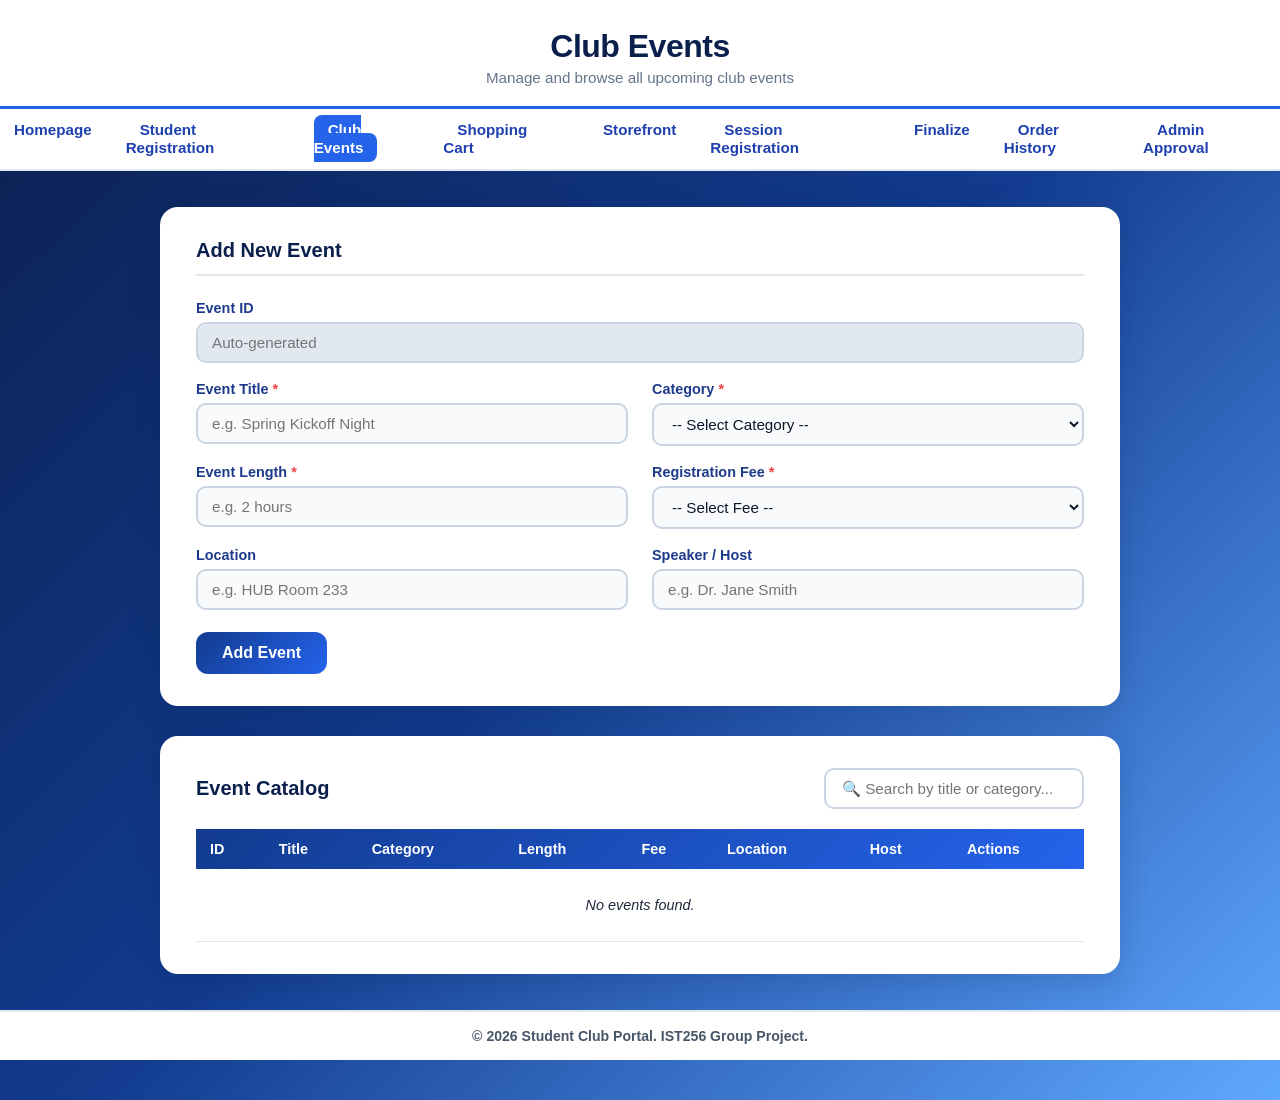
<file: Events.html>
<!DOCTYPE html>
<html lang="en">
<head>
    <title>Club Events</title>
    <link rel="stylesheet" href="Eventstyle.css">
    <script src="https://code.jquery.com/jquery-3.7.1.min.js"></script>
</head>
<body>

    <header>
        <h1>Club Events</h1>
        <p>Manage and browse all upcoming club events</p>
    </header>

    <nav class="topnav">
        <ul>
            <li><a href="Homepage.html">Homepage</a></li>
            <li><a href="Registration.html">Student Registration</a></li>
            <li><a class="active" href="Events.html">Club Events</a></li>
            <li><a href="Shoppingcart.html">Shopping Cart</a></li>
            <li><a href="Storefront.html">Storefront</a></li>
            <li><a href="conference-registration.html">Session Registration</a></li>
            <li><a href="Finalize.html">Finalize</a></li>
            <li><a href="OrderHistory.html">Order History</a></li>
            <li><a href="Approval.html">Admin Approval</a></li>
        </ul>
    </nav>

    <main>

        <div class="card form-card">
            <h2 id="formTitle">Add New Event</h2>

            <div class="form-grid">
                
                <div class="form-group full-width">
                    <label for="eventId">Event ID</label>
                    <input type="text" id="eventId" placeholder="Auto-generated" readonly>
                </div>

                <div class="form-group">
                    <label for="eventTitle">Event Title <span class="req">*</span></label>
                    <input type="text" id="eventTitle" placeholder="e.g. Spring Kickoff Night">
                </div>

                <div class="form-group">
                    <label for="eventCategory">Category <span class="req">*</span></label>
                    <select id="eventCategory">
                        <option value="">-- Select Category --</option>
                        <option value="Social Event">Social Event</option>
                        <option value="Workshop">Workshop</option>
                        <option value="Meeting">Meeting</option>
                        <option value="Fundraiser">Fundraiser</option>
                        <option value="Competition">Competition</option>
                        <option value="Other">Other</option>
                    </select>
                </div>

                <div class="form-group">
                    <label for="eventDuration">Event Length <span class="req">*</span></label>
                    <input type="text" id="eventDuration" placeholder="e.g. 2 hours">
                </div>

                <div class="form-group">
                    <label for="eventFee">Registration Fee <span class="req">*</span></label>
                    <select id="eventFee">
                        <option value="">-- Select Fee --</option>
                        <option value="Free">Free</option>
                        <option value="Members Only">Members Only</option>
                        <option value="Paid">Paid</option>
                    </select>
                </div>

                <div class="form-group">
                    <label for="eventLocation">Location</label>
                    <input type="text" id="eventLocation" placeholder="e.g. HUB Room 233">
                </div>

                <div class="form-group">
                    <label for="eventHost">Speaker / Host</label>
                    <input type="text" id="eventHost" placeholder="e.g. Dr. Jane Smith">
                </div>
            </div>

            <div id="formError" class="error-msg" style="display:none;"></div>
            <div id="formSuccess" class="success-msg" style="display:none;"></div>

            <div class="btn-row">
                <button id="submitBtn" onclick="saveEvent()">Add Event</button>
                <button id="cancelBtn" onclick="cancelEdit()" style="display:none;">Cancel</button>
            </div>
        </div>

        <div class="card table-card">
            <div class="table-header">
                <h2>Event Catalog</h2>
                <input type="text" id="searchInput" placeholder="🔍 Search by title or category...">
            </div>

            <div class="table-wrap">
                <table id="eventsTable">
                    <thead>
                        <tr>
                            <th>ID</th>
                            <th>Title</th>
                            <th>Category</th>
                            <th>Length</th>
                            <th>Fee</th>
                            <th>Location</th>
                            <th>Host</th>
                            <th>Actions</th>
                        </tr>
                    </thead>
                    <tbody id="eventsTableBody">
                        <tr><td colspan="8" class="empty-msg">No events added yet.</td></tr>
                    </tbody>
                </table>
            </div>
        </div>

    </main>

    <footer>
        <p><strong>© 2026 Student Club Portal. IST256 Group Project.</strong></p>
    </footer>

    <script src="Events.js"></script>
</body>
</html>
</file>
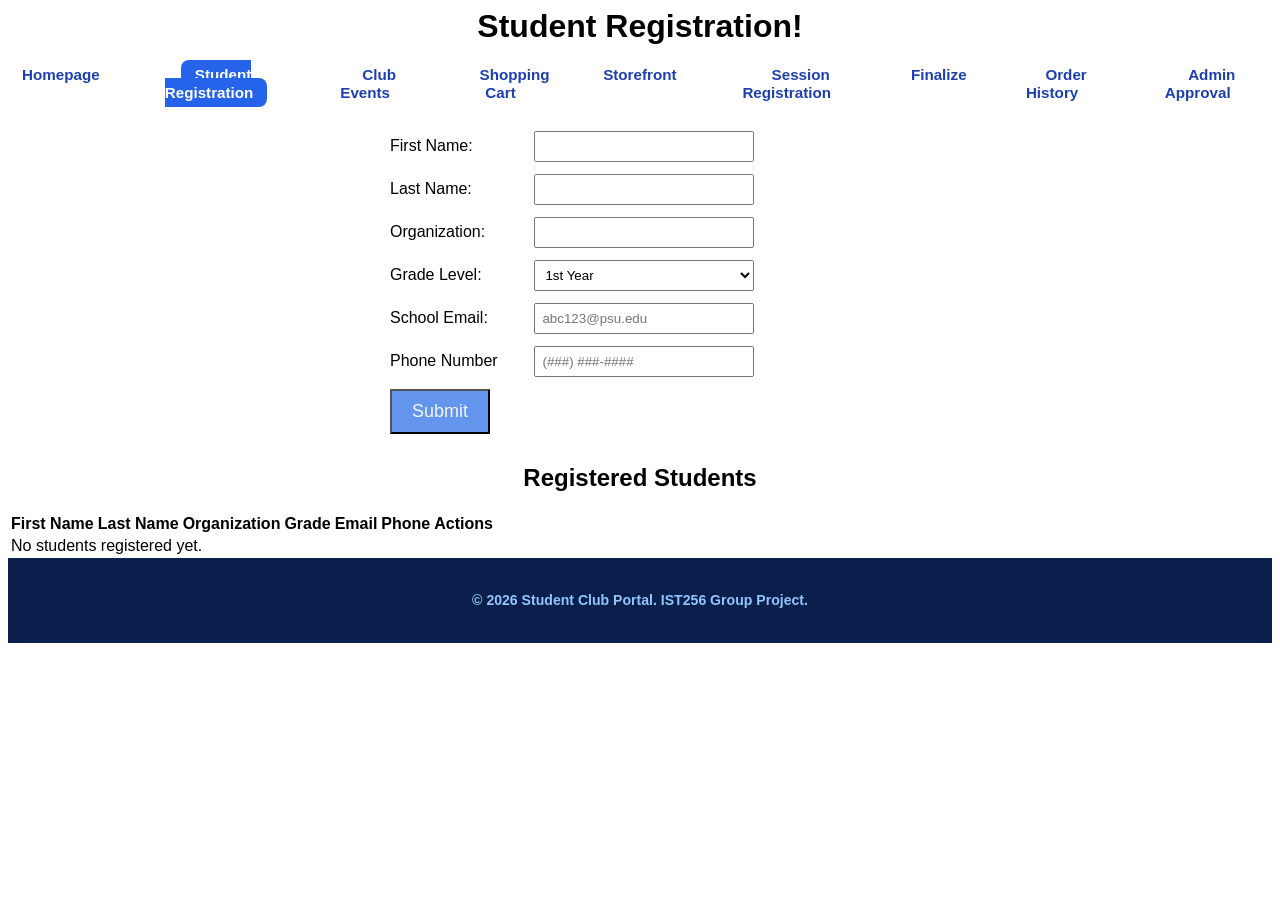
<file: Registration.html>
<html lang="en">
<head>
    <title>Student Registration</title>
    <link rel="stylesheet" href="Regstyle.css">
</head>

<body>
    <header>
        <h1>Student Registration!</h1>
    </header>

    <nav class="topnav">
        <ul>
            <li><a href="Homepage.html">Homepage</a></li>
            <li><a class="active" href="Registration.html">Student Registration</a></li>
            <li><a href="Events.html">Club Events</a></li>
            <li><a href="Shoppingcart.html">Shopping Cart</a></li>
            <li><a href="Storefront.html">Storefront</a></li>
            <li><a href="conference-registration.html">Session Registration</a></li>
            <li><a href="Finalize.html">Finalize</a></li>
            <li><a href="OrderHistory.html">Order History</a></li>
            <li><a href="Approval.html">Admin Approval</a></li>
        </ul>
    </nav>

    <form id="registrationForm">
        <div>
            <label for="firstName">First Name: </label>
            <input type="text" name="firstName" id="firstName" required>
        </div>
        <div>
            <label for="lastName">Last Name: </label>
            <input type="text" name="lastName" id="lastName" required>
        </div>
        <div>
            <label for="org">Organization: </label>
            <input type="text" name="org" id="org" required>
        </div>
        <div>
            <label for="grade">Grade Level: </label>
            <select name="grade" id="grade" required>
                <option value="yearOne">1st Year</option>
                <option value="yearTwo">2nd Year</option>
                <option value="yearThree">3rd Year</option>
                <option value="yearFour">4th Year</option>
                <option value="yearPlus">5+ Year</option>
            </select>
        </div>
        <div>
            <label for="email">School Email: </label>
            <input type="email" id="email" placeholder="abc123@psu.edu" required>
        </div>
        <div>
            <label for="phone">Phone Number</label>
            <input type="tel" id="phone" placeholder="(###) ###-####">
        </div>
        <div>
            <button type="submit">Submit</button>
        </div>
    </form>

    <div class="table-wrap">
        <h2>Registered Students</h2>
        <table id="studentTable">
            <thead>
                <tr>
                    <th>First Name</th>
                    <th>Last Name</th>
                    <th>Organization</th>
                    <th>Grade</th>
                    <th>Email</th>
                    <th>Phone</th>
                    <th>Actions</th>
                </tr>
            </thead>
            <tbody id="studentTableBody">
                <tr><td colspan="7">No students registered yet.</td></tr>
            </tbody>
        </table>
    </div>

<footer>
    <p><strong>© 2026 Student Club Portal. IST256 Group Project.</strong></p>
</footer>

<script src="Registration.js"></script>
</body>

</html>
</file>
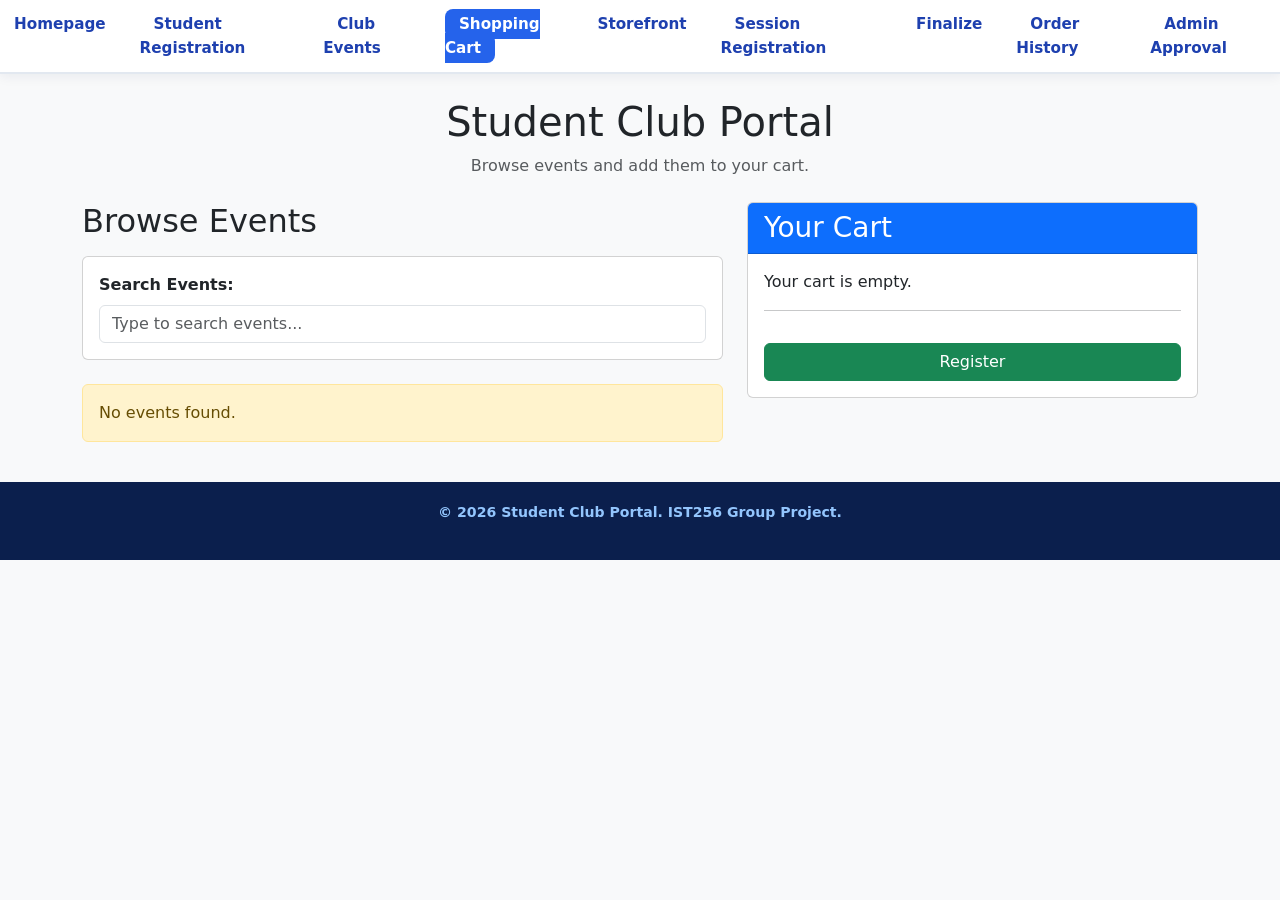
<file: Shoppingcart.html>
<!DOCTYPE html>
<html lang="en">

<head>

    <meta charset="UTF-8">
    <meta name="viewport" content="width=device-width, initial-scale=1.0">
    <title>Student Club Portal - Registration Cart</title>

    <link rel="stylesheet" href="Shoppingcart.css">
    <link href="https://cdn.jsdelivr.net/npm/bootstrap@5.3.3/dist/css/bootstrap.min.css" rel="stylesheet">
    <script src="https://code.jquery.com/jquery-3.7.1.min.js"></script>

</head>
<body class="bg-light">
    <nav class="topnav">
        <ul>
            <li><a href="Homepage.html">Homepage</a></li>
            <li><a href="Registration.html">Student Registration</a></li>
            <li><a href="Events.html">Club Events</a></li>
            <li><a class="active" href="Shoppingcart.html">Shopping Cart</a></li>
            <li><a href="Storefront.html">Storefront</a></li>
            <li><a href="conference-registration.html">Session Registration</a></li>
            <li><a href="Finalize.html">Finalize</a></li>
            <li><a href="OrderHistory.html">Order History</a></li>
            <li><a href="Approval.html">Admin Approval</a></li>
        </ul>
    </nav>

<div class="container py-4">
    <h1 class="text-center mb-2">Student Club Portal</h1>
    <p class="text-center text-muted mb-4">Browse events and add them to your cart.</p>

    <div class="row">
        <div class="col-md-7">
            <h2 class="mb-3">Browse Events</h2>
            <div class="card p-3 mb-4">
                <label for="search" class="form-label"><strong>Search Events:</strong></label>
                <input type="text" id="search" class="form-control" placeholder="Type to search events...">
            </div>
            <div id="eventList"></div>
        </div>

        <div class="col-md-5">
            <div class="card">
                <div class="card-header bg-primary text-white">
                    <h2 class="h3 mb-0">Your Cart</h2>
                </div>
                <div class="card-body">
                    <div id="cartItems"></div>
                    <hr>
                    <button id="checkoutBtn" class="btn btn-success w-100 mt-3">Register</button>
                </div>
            </div>
        </div>
    </div>
</div>

    <footer>
        <p><strong>© 2026 Student Club Portal. IST256 Group Project.</strong></p>
    </footer>

    <script src="Cart.js"></script>
    
</body>
</html>
</file>
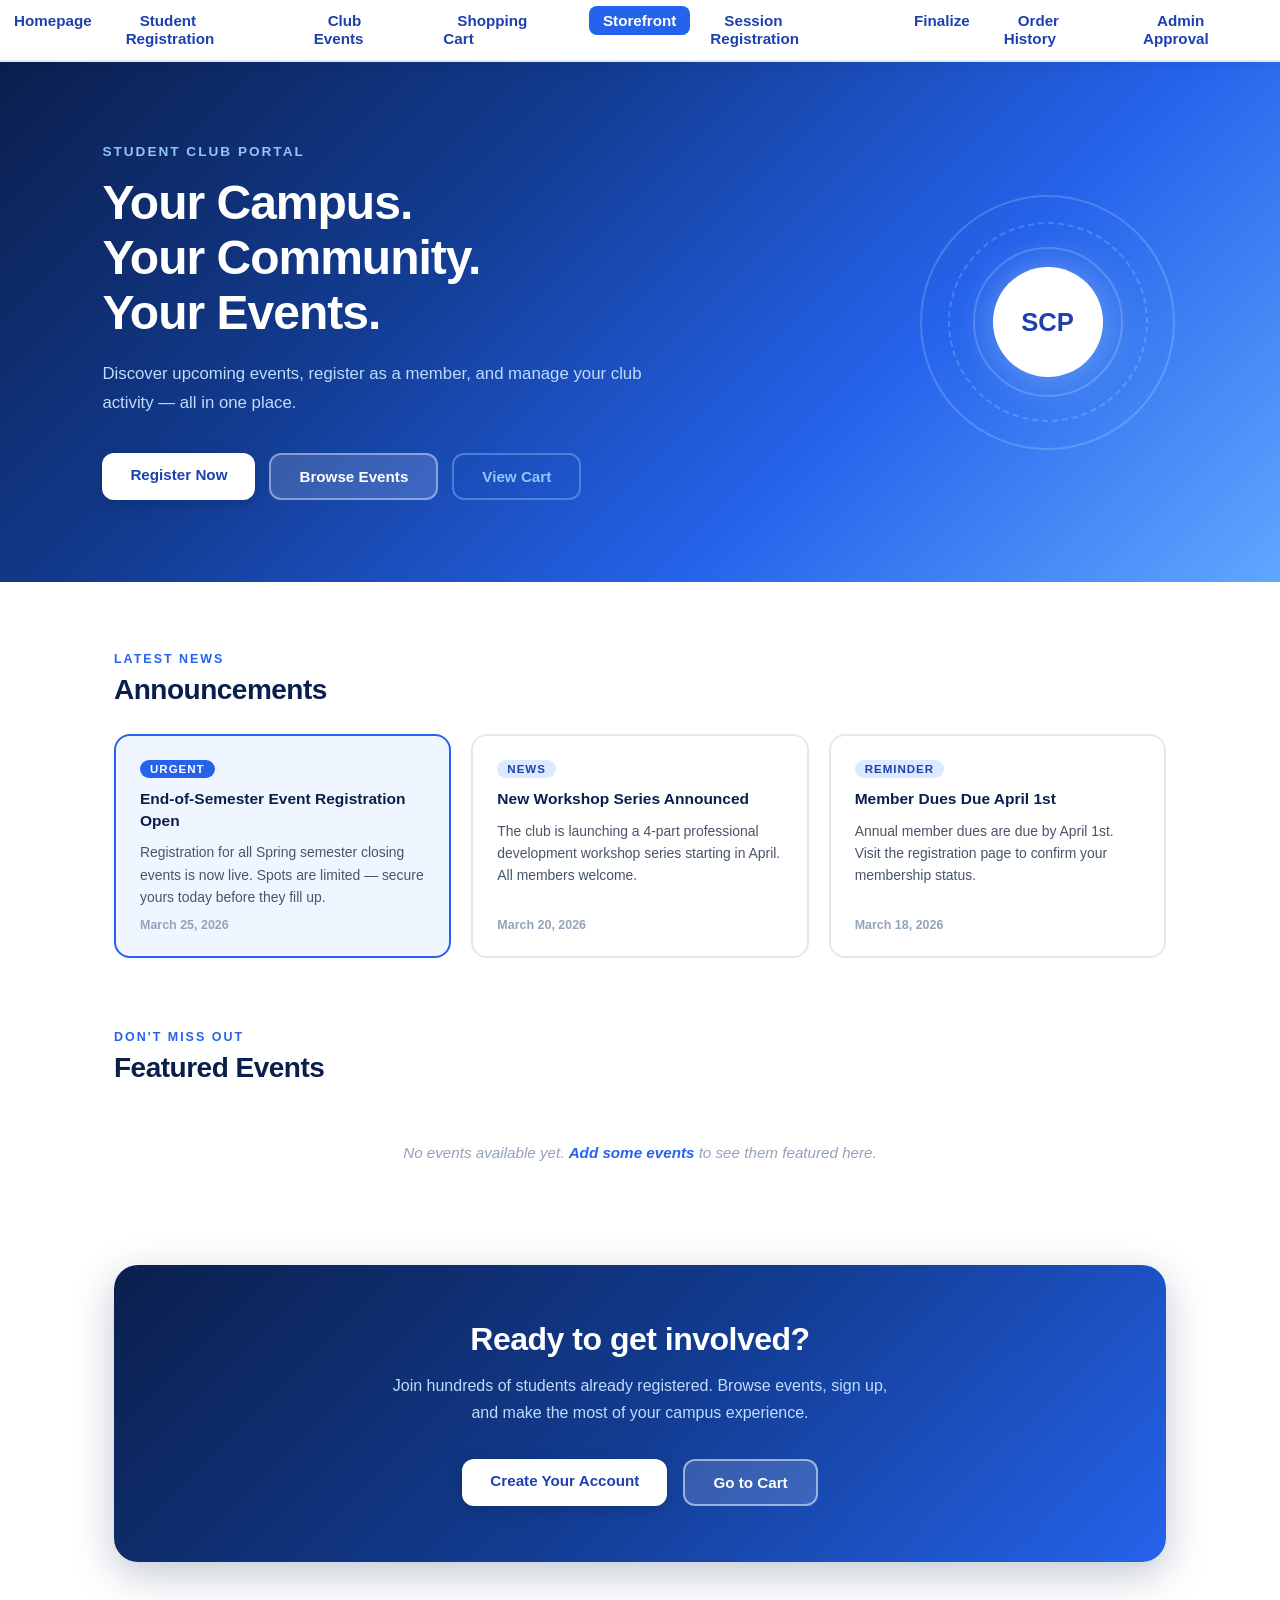
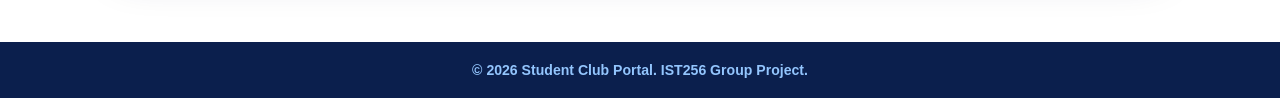
<file: Storefront.html>
<!DOCTYPE html>
<html lang="en">
<head>
    <title>Student Club Portal - Storefront</title>
    <link rel="stylesheet" href="StorefrontStyle.css">
    <script src="https://code.jquery.com/jquery-3.7.1.min.js"></script>
    <script src="StorefrontScript.js"></script>
</head>
<body>

    <nav class="topnav">
        <ul>
            <li><a href="Homepage.html">Homepage</a></li>
            <li><a href="Registration.html">Student Registration</a></li>
            <li><a href="Events.html">Club Events</a></li>
            <li><a href="Shoppingcart.html">Shopping Cart</a></li>
            <li><a class="active" href="Storefront.html">Storefront</a></li>
            <li><a href="conference-registration.html">Session Registration</a></li>
            <li><a href="Finalize.html">Finalize</a></li>
            <li><a href="OrderHistory.html">Order History</a></li>
            <li><a href="Approval.html">Admin Approval</a></li>
        </ul>
    </nav>

    <section class="hero">
        <div class="hero-content">
            <p class="hero-eyebrow">Student Club Portal</p>
            <h1>Your Campus.<br>Your Community.<br>Your Events.</h1>
            <p class="hero-sub">Discover upcoming events, register as a member, and manage your club activity — all in one place.</p>
            <div class="hero-btns">
                <a href="Registration.html" class="btn-primary">Register Now</a>
                <a href="Events.html" class="btn-secondary">Browse Events</a>
                <a href="ShoppingCart.html" class="btn-ghost">View Cart</a>
            </div>
        </div>
        <div class="hero-graphic">
            <div class="orbit-ring ring-1"></div>
            <div class="orbit-ring ring-2"></div>
            <div class="orbit-ring ring-3"></div>
            <div class="hero-circle">
                <span>SCP</span>
            </div>
        </div>
    </section>

    <main>

        <section class="section-announcements">
            <div class="section-label">Latest News</div>
            <h2 class="section-title">Announcements</h2>
            <div class="announcements-grid" id="announcementsGrid">
                <div class="announcement-card urgent">
                    <span class="ann-tag">Urgent</span>
                    <h3>End-of-Semester Event Registration Open</h3>
                    <p>Registration for all Spring semester closing events is now live. Spots are limited — secure yours today before they fill up.</p>
                    <span class="ann-date">March 25, 2026</span>
                </div>
                <div class="announcement-card">
                    <span class="ann-tag">News</span>
                    <h3>New Workshop Series Announced</h3>
                    <p>The club is launching a 4-part professional development workshop series starting in April. All members welcome.</p>
                    <span class="ann-date">March 20, 2026</span>
                </div>
                <div class="announcement-card">
                    <span class="ann-tag">Reminder</span>
                    <h3>Member Dues Due April 1st</h3>
                    <p>Annual member dues are due by April 1st. Visit the registration page to confirm your membership status.</p>
                    <span class="ann-date">March 18, 2026</span>
                </div>
            </div>
        </section>

        <section class="section-featured">
            <div class="section-label">Don't Miss Out</div>
            <h2 class="section-title">Featured Events</h2>
            <div id="featuredGrid" class="featured-grid">
                <p class="empty-msg" id="featuredEmpty">No events available yet. <a href="Events.html">Add some events</a> to see them featured here.</p>
            </div>
        </section>

        <section class="section-cta">
            <div class="cta-box">
                <h2>Ready to get involved?</h2>
                <p>Join hundreds of students already registered. Browse events, sign up, and make the most of your campus experience.</p>
                <div class="cta-btns">
                    <a href="Registration.html" class="btn-primary">Create Your Account</a>
                    <a href="ShoppingCart.html" class="btn-secondary">Go to Cart</a>
                </div>
            </div>
        </section>

    </main>

    <footer>
        <p><strong>© 2026 Student Club Portal. IST256 Group Project.</strong></p>
    </footer>

</body>
</html>
</file>
<file: Eventstyle.css>
* {
    box-sizing: border-box;
    margin: 0;
    padding: 0;
}

body {
    font-family: 'Sora', Arial, sans-serif;
    min-height: 100vh;
    background: linear-gradient(135deg, #0b1f4d, #123b8f, #5fa8ff);
    color: #0f172a;
    padding: 0 0 40px 0;
}

header {
    text-align: center;
    background: white;
    padding: 28px 20px 20px;
    border-bottom: 3px solid #2563eb;
}

header h1 {
    font-size: 2rem;
    font-weight: 700;
    color: #0b1f4d;
    letter-spacing: -0.5px;
}

header p {
    color: #64748b;
    font-size: 0.95rem;
    margin-top: 4px;
}

.topnav {
    background: white;
    border-bottom: 2px solid #e2e8f0;
    padding: 12px 0;
}

.topnav ul {
    list-style: none;
    display: flex;
    justify-content: center;
    gap: 20px;
    padding: 0;
}

.topnav a {
    text-decoration: none;
    color: #1e40af;
    font-weight: 600;
    font-size: 0.95rem;
    padding: 6px 14px;
    border-radius: 8px;
    transition: background 0.2s, color 0.2s;
}

.topnav a:hover,
.topnav a.active {
    background: #2563eb;
    color: white;
}

main {
    max-width: 1000px;
    margin: 36px auto;
    padding: 0 20px;
    display: flex;
    flex-direction: column;
    gap: 30px;
}

.card {
    background: white;
    border-radius: 18px;
    box-shadow: 0 8px 30px rgba(11, 31, 77, 0.18);
    padding: 32px 36px;
}

.card h2 {
    font-size: 1.25rem;
    font-weight: 700;
    color: #0b1f4d;
    margin-bottom: 24px;
    padding-bottom: 12px;
    border-bottom: 2px solid #e2e8f0;
}

.form-grid {
    display: grid;
    grid-template-columns: 1fr 1fr;
    gap: 18px 24px;
}

.full-width {
    grid-column: 1 / -1;
}

.form-group {
    display: flex;
    flex-direction: column;
    gap: 6px;
}

.form-group label {
    font-weight: 600;
    font-size: 0.9rem;
    color: #1e3a8a;
}

.req {
    color: #ef4444;
}

.form-group input,
.form-group select {
    padding: 10px 14px;
    border: 2px solid #cbd5e1;
    border-radius: 10px;
    font-size: 0.95rem;
    font-family: inherit;
    color: #0f172a;
    background: #f8fafc;
    transition: border-color 0.2s, box-shadow 0.2s;
    outline: none;
}

.form-group input:focus,
.form-group select:focus {
    border-color: #2563eb;
    box-shadow: 0 0 0 3px rgba(37, 99, 235, 0.15);
    background: white;
}

.form-group input[readonly] {
    background: #e2e8f0;
    color: #64748b;
    cursor: not-allowed;
}

.error-msg {
    margin-top: 14px;
    padding: 12px 16px;
    background: #fee2e2;
    border: 1px solid #fca5a5;
    border-radius: 10px;
    color: #b91c1c;
    font-size: 0.92rem;
    font-weight: 600;
}

.success-msg {
    margin-top: 14px;
    padding: 12px 16px;
    background: #dcfce7;
    border: 1px solid #86efac;
    border-radius: 10px;
    color: #15803d;
    font-size: 0.92rem;
    font-weight: 600;
}

.btn-row {
    margin-top: 22px;
    display: flex;
    gap: 12px;
    flex-wrap: wrap;
}

.btn-row button,
button#submitBtn,
button#cancelBtn {
    padding: 12px 26px;
    border: none;
    border-radius: 12px;
    font-size: 1rem;
    font-weight: 700;
    font-family: inherit;
    cursor: pointer;
    transition: opacity 0.2s, transform 0.1s;
}

button#submitBtn {
    background: linear-gradient(135deg, #123b8f, #2563eb);
    color: white;
}

button#cancelBtn {
    background: #f1f5f9;
    color: #475569;
    border: 2px solid #cbd5e1;
}

button#submitBtn:hover,
button#cancelBtn:hover {
    opacity: 0.88;
    transform: translateY(-1px);
}

.table-header {
    display: flex;
    justify-content: space-between;
    align-items: center;
    margin-bottom: 20px;
    flex-wrap: wrap;
    gap: 12px;
}

.table-header h2 {
    margin-bottom: 0;
    border-bottom: none;
    padding-bottom: 0;
}

#searchInput {
    padding: 10px 16px;
    border: 2px solid #cbd5e1;
    border-radius: 10px;
    font-size: 0.95rem;
    font-family: inherit;
    width: 260px;
    outline: none;
    transition: border-color 0.2s, box-shadow 0.2s;
}

#searchInput:focus {
    border-color: #2563eb;
    box-shadow: 0 0 0 3px rgba(37, 99, 235, 0.15);
}

.table-wrap {
    overflow-x: auto;
}

#eventsTable {
    width: 100%;
    border-collapse: collapse;
    font-size: 0.9rem;
}

#eventsTable thead tr {
    background: linear-gradient(135deg, #123b8f, #2563eb);
    color: white;
}

#eventsTable thead th {
    padding: 12px 14px;
    text-align: left;
    font-weight: 600;
    white-space: nowrap;
}

#eventsTable tbody tr {
    border-bottom: 1px solid #e2e8f0;
    transition: background 0.15s;
}

#eventsTable tbody tr:hover {
    background: #f0f6ff;
}

#eventsTable tbody td {
    padding: 11px 14px;
    color: #1e293b;
    vertical-align: middle;
}

.empty-msg {
    text-align: center;
    color: #94a3b8;
    font-style: italic;
    padding: 28px !important;
}

.badge {
    display: inline-block;
    background: #dbeafe;
    color: #1e40af;
    padding: 3px 10px;
    border-radius: 20px;
    font-size: 0.8rem;
    font-weight: 600;
}

.actions-cell {
    white-space: nowrap;
}

.btn-edit,
.btn-delete {
    padding: 6px 14px;
    border: none;
    border-radius: 8px;
    font-size: 0.82rem;
    font-weight: 700;
    cursor: pointer;
    font-family: inherit;
    transition: opacity 0.2s;
    margin-right: 6px;
}

.btn-edit {
    background: #2563eb;
    color: white;
}

.btn-delete {
    background: #ef4444;
    color: white;
}

.btn-edit:hover,
.btn-delete:hover {
    opacity: 0.8;
}

footer {
    text-align: center;
    background: white;
    color: #475569;
    padding: 16px;
    font-size: 0.88rem;
    border-top: 2px solid #e2e8f0;
    margin-top: 10px;
}

@media (max-width: 640px) {
    .form-grid {
        grid-template-columns: 1fr;
    }

    .card {
        padding: 22px 18px;
    }

    .table-header {
        flex-direction: column;
        align-items: flex-start;
    }

    #searchInput {
        width: 100%;
    }
}
</file>
<file: Regstyle.css>
body {
    font-family: Arial, Helvetica, sans-serif;
    text-align: center;
}

button {
    color: whitesmoke;
    font-size: large;
    background-color: cornflowerblue;
    padding: 10px 20px;
}

main {
    margin: 20px;
    text-align: center;
}

.toppnav {
    background: white;
    border-bottom: 2px solid #e2e8f0;
    padding: 12px 0;
    position: sticky;
    top: 0;
    z-index: 100;
    box-shadow: 0 2px 12px rgba(11, 31, 77, 0.07);
}

.topnav ul {
    list-style: none;
    display: flex;
    justify-content: center;
    gap: 20px;
    padding: 0;
    margin: 0;
}

.topnav a {
    text-decoration: none;
    color: #1e40af;
    font-weight: 600;
    font-size: 0.95rem;
    padding: 6px 14px;
    border-radius: 8px;
    transition: background 0.2s, color 0.2s;
}

.topnav a:hover,
.topnav a.active {
    background: #2563eb;
    color: white;
}

footer {
    text-align: center;
    background: #0b1f4d;
    color: #93c5fd;
    padding: 20px;
    font-size: 0.88rem;
}

header p {
    color: #64748b;
    font-size: 0.95rem;
    margin-top: 4px;
    background-color: lightblue;
    padding: 15px;
}

form {
    max-width: 500px;
    margin: 30px auto;
    text-align: left;
}

form div {
    margin-bottom: 12px;
}

label {
    display: inline-block;
    width: 140px;
}

input, select {
    width: 220px;
    padding: 6px;
}
</file>
<file: Shoppingcart.css>
.topnav {
    background: white;
    border-bottom: 2px solid #e2e8f0;
    padding: 12px 0;
    position: sticky;
    top: 0;
    z-index: 100;
    box-shadow: 0 2px 12px rgba(11, 31, 77, 0.07);
}
.topnav ul {
    list-style: none;
    display: flex;
    justify-content: center;
    gap: 20px;
    padding: 0;
    margin: 0;
}

.topnav a {
    text-decoration: none;
    color: #1e40af;
    font-weight: 600;
    font-size: 0.95rem;
    padding: 6px 14px;
    border-radius: 8px;
    transition: background 0.2s, color 0.2s;
}

.topnav a:hover,
.topnav a.active {
    background: #2563eb;
    color: white;
}
footer {
    text-align: center;
    background: #0b1f4d;
    color: #93c5fd;
    padding: 20px;
    font-size: 0.88rem;
}
</file>
<file: StorefrontStyle.css>
* {
    box-sizing: border-box;
    margin: 0;
    padding: 0;
}

body {
    font-family: 'Sora', Arial, sans-serif;
    background: white;
    color: #0f172a;
}

.topnav {
    background: white;
    border-bottom: 2px solid #e2e8f0;
    padding: 12px 0;
    position: sticky;
    top: 0;
    z-index: 100;
    box-shadow: 0 2px 12px rgba(11, 31, 77, 0.07);
}

.topnav ul {
    list-style: none;
    display: flex;
    justify-content: center;
    gap: 20px;
    padding: 0;
}

.topnav a {
    text-decoration: none;
    color: #1e40af;
    font-weight: 600;
    font-size: 0.95rem;
    padding: 6px 14px;
    border-radius: 8px;
    transition: background 0.2s, color 0.2s;
}

.topnav a:hover,
.topnav a.active {
    background: #2563eb;
    color: white;
}

.hero {
    background: linear-gradient(135deg, #0b1f4d, #123b8f, #2563eb, #5fa8ff);
    min-height: 520px;
    display: flex;
    align-items: center;
    justify-content: space-between;
    padding: 70px 8%;
    gap: 40px;
    overflow: hidden;
    position: relative;
}

.hero-content {
    flex: 1;
    max-width: 560px;
    z-index: 2;
}

.hero-eyebrow {
    font-size: 0.85rem;
    font-weight: 700;
    letter-spacing: 2px;
    text-transform: uppercase;
    color: #93c5fd;
    margin-bottom: 16px;
}

.hero-content h1 {
    font-size: 3rem;
    font-weight: 800;
    color: white;
    line-height: 1.15;
    margin-bottom: 20px;
    letter-spacing: -1px;
}

.hero-sub {
    font-size: 1.05rem;
    color: #bfdbfe;
    line-height: 1.7;
    margin-bottom: 36px;
}

.hero-btns {
    display: flex;
    gap: 14px;
    flex-wrap: wrap;
}

.btn-primary {
    display: inline-block;
    padding: 13px 28px;
    background: white;
    color: #1e40af;
    font-weight: 700;
    font-size: 0.95rem;
    border-radius: 12px;
    text-decoration: none;
    transition: transform 0.2s, box-shadow 0.2s;
    box-shadow: 0 4px 14px rgba(0,0,0,0.15);
}

.btn-primary:hover {
    transform: translateY(-2px);
    box-shadow: 0 8px 20px rgba(0,0,0,0.2);
}

.btn-secondary {
    display: inline-block;
    padding: 13px 28px;
    background: rgba(255,255,255,0.15);
    color: white;
    font-weight: 700;
    font-size: 0.95rem;
    border-radius: 12px;
    text-decoration: none;
    border: 2px solid rgba(255,255,255,0.4);
    transition: background 0.2s, transform 0.2s;
}

.btn-secondary:hover {
    background: rgba(255,255,255,0.25);
    transform: translateY(-2px);
}

.btn-ghost {
    display: inline-block;
    padding: 13px 28px;
    background: transparent;
    color: #93c5fd;
    font-weight: 700;
    font-size: 0.95rem;
    border-radius: 12px;
    text-decoration: none;
    border: 2px solid rgba(147, 197, 253, 0.4);
    transition: background 0.2s, color 0.2s;
}

.btn-ghost:hover {
    background: rgba(147, 197, 253, 0.1);
    color: white;
}

.hero-graphic {
    position: relative;
    width: 260px;
    height: 260px;
    flex-shrink: 0;
    display: flex;
    align-items: center;
    justify-content: center;
}

.hero-circle {
    width: 110px;
    height: 110px;
    background: white;
    border-radius: 50%;
    display: flex;
    align-items: center;
    justify-content: center;
    font-size: 1.6rem;
    font-weight: 800;
    color: #1e40af;
    box-shadow: 0 0 40px rgba(255,255,255,0.3);
    z-index: 2;
}

.orbit-ring {
    position: absolute;
    border-radius: 50%;
    border: 2px solid rgba(255, 255, 255, 0.18);
    animation: spin linear infinite;
}

.ring-1 {
    width: 150px;
    height: 150px;
    animation-duration: 8s;
}

.ring-2 {
    width: 200px;
    height: 200px;
    animation-duration: 14s;
    animation-direction: reverse;
    border-style: dashed;
}

.ring-3 {
    width: 255px;
    height: 255px;
    animation-duration: 20s;
}

@keyframes spin {
    from { transform: rotate(0deg); }
    to   { transform: rotate(360deg); }
}

main {
    max-width: 1100px;
    margin: 0 auto;
    padding: 70px 24px;
    display: flex;
    flex-direction: column;
    gap: 72px;
}

.section-label {
    font-size: 0.78rem;
    font-weight: 700;
    letter-spacing: 2px;
    text-transform: uppercase;
    color: #2563eb;
    margin-bottom: 8px;
}

.section-title {
    font-size: 1.75rem;
    font-weight: 800;
    color: #0b1f4d;
    margin-bottom: 28px;
    letter-spacing: -0.5px;
}

.announcements-grid {
    display: grid;
    grid-template-columns: repeat(3, 1fr);
    gap: 20px;
}

.announcement-card {
    background: white;
    border: 2px solid #e2e8f0;
    border-radius: 16px;
    padding: 24px;
    display: flex;
    flex-direction: column;
    gap: 10px;
    transition: box-shadow 0.2s, transform 0.2s;
}

.announcement-card:hover {
    box-shadow: 0 8px 24px rgba(11, 31, 77, 0.1);
    transform: translateY(-3px);
}

.announcement-card.urgent {
    border-color: #2563eb;
    background: #f0f6ff;
}

.ann-tag {
    display: inline-block;
    font-size: 0.72rem;
    font-weight: 700;
    text-transform: uppercase;
    letter-spacing: 1px;
    padding: 3px 10px;
    border-radius: 20px;
    background: #dbeafe;
    color: #1e40af;
    width: fit-content;
}

.announcement-card.urgent .ann-tag {
    background: #2563eb;
    color: white;
}

.announcement-card h3 {
    font-size: 0.97rem;
    font-weight: 700;
    color: #0b1f4d;
    line-height: 1.4;
}

.announcement-card p {
    font-size: 0.87rem;
    color: #475569;
    line-height: 1.6;
    flex: 1;
}

.ann-date {
    font-size: 0.78rem;
    color: #94a3b8;
    font-weight: 600;
}

.featured-grid {
    display: grid;
    grid-template-columns: repeat(3, 1fr);
    gap: 20px;
}

.featured-card {
    background: white;
    border: 2px solid #e2e8f0;
    border-radius: 16px;
    padding: 24px;
    display: flex;
    flex-direction: column;
    gap: 14px;
    transition: box-shadow 0.2s, transform 0.2s;
}

.featured-card:hover {
    box-shadow: 0 8px 24px rgba(11, 31, 77, 0.12);
    transform: translateY(-3px);
}

.featured-top {
    display: flex;
    justify-content: space-between;
    align-items: center;
}

.badge {
    display: inline-block;
    background: #dbeafe;
    color: #1e40af;
    padding: 3px 10px;
    border-radius: 20px;
    font-size: 0.78rem;
    font-weight: 600;
}

.fee-tag {
    font-size: 0.78rem;
    font-weight: 700;
    color: #15803d;
    background: #dcfce7;
    padding: 3px 10px;
    border-radius: 20px;
}

.featured-card h3 {
    font-size: 1rem;
    font-weight: 700;
    color: #0b1f4d;
    line-height: 1.4;
}

.event-meta {
    list-style: none;
    display: flex;
    flex-direction: column;
    gap: 6px;
    flex: 1;
}

.event-meta li {
    font-size: 0.84rem;
    color: #475569;
    display: flex;
    align-items: center;
    gap: 8px;
}

.meta-icon {
    font-size: 0.9rem;
}

.btn-card {
    display: inline-block;
    padding: 10px 18px;
    background: linear-gradient(135deg, #123b8f, #2563eb);
    color: white;
    font-weight: 700;
    font-size: 0.87rem;
    border-radius: 10px;
    text-decoration: none;
    text-align: center;
    transition: opacity 0.2s;
    margin-top: auto;
}

.btn-card:hover {
    opacity: 0.85;
}

.featured-more {
    background: #f8fafc;
    border: 2px dashed #cbd5e1;
    border-radius: 16px;
    display: flex;
    flex-direction: column;
    align-items: center;
    justify-content: center;
    gap: 16px;
    padding: 32px;
    text-align: center;
}

.featured-more p {
    font-size: 1rem;
    font-weight: 700;
    color: #64748b;
}

.featured-more .btn-secondary {
    background: #2563eb;
    color: white;
    border-color: #2563eb;
    font-size: 0.9rem;
    padding: 10px 22px;
}

.featured-more .btn-secondary:hover {
    opacity: 0.85;
    transform: translateY(-1px);
}

.empty-msg {
    text-align: center;
    color: #94a3b8;
    font-style: italic;
    padding: 32px 0;
    font-size: 0.95rem;
    grid-column: 1 / -1;
}

.empty-msg a {
    color: #2563eb;
    font-weight: 600;
    text-decoration: none;
}

.section-cta {
    margin-bottom: 10px;
}

.cta-box {
    background: linear-gradient(135deg, #0b1f4d, #123b8f, #2563eb);
    border-radius: 24px;
    padding: 56px 60px;
    text-align: center;
    box-shadow: 0 12px 40px rgba(11, 31, 77, 0.25);
}

.cta-box h2 {
    font-size: 2rem;
    font-weight: 800;
    color: white;
    margin-bottom: 14px;
    letter-spacing: -0.5px;
}

.cta-box p {
    font-size: 1rem;
    color: #bfdbfe;
    max-width: 500px;
    margin: 0 auto 32px;
    line-height: 1.7;
}

.cta-btns {
    display: flex;
    gap: 16px;
    justify-content: center;
    flex-wrap: wrap;
}

.cta-btns .btn-primary {
    background: white;
    color: #1e40af;
}

.cta-btns .btn-secondary {
    border-color: rgba(255,255,255,0.5);
}

footer {
    text-align: center;
    background: #0b1f4d;
    color: #93c5fd;
    padding: 20px;
    font-size: 0.88rem;
}

@media (max-width: 900px) {
    .hero {
        flex-direction: column;
        text-align: center;
        padding: 50px 6%;
    }

    .hero-btns {
        justify-content: center;
    }

    .hero-graphic {
        display: none;
    }

    .hero-content h1 {
        font-size: 2.2rem;
    }

    .announcements-grid,
    .featured-grid {
        grid-template-columns: 1fr;
    }

    .cta-box {
        padding: 40px 24px;
    }
}

@media (max-width: 600px) {
    .topnav ul {
        flex-wrap: wrap;
        gap: 8px;
        padding: 0 12px;
    }
}
</file>
